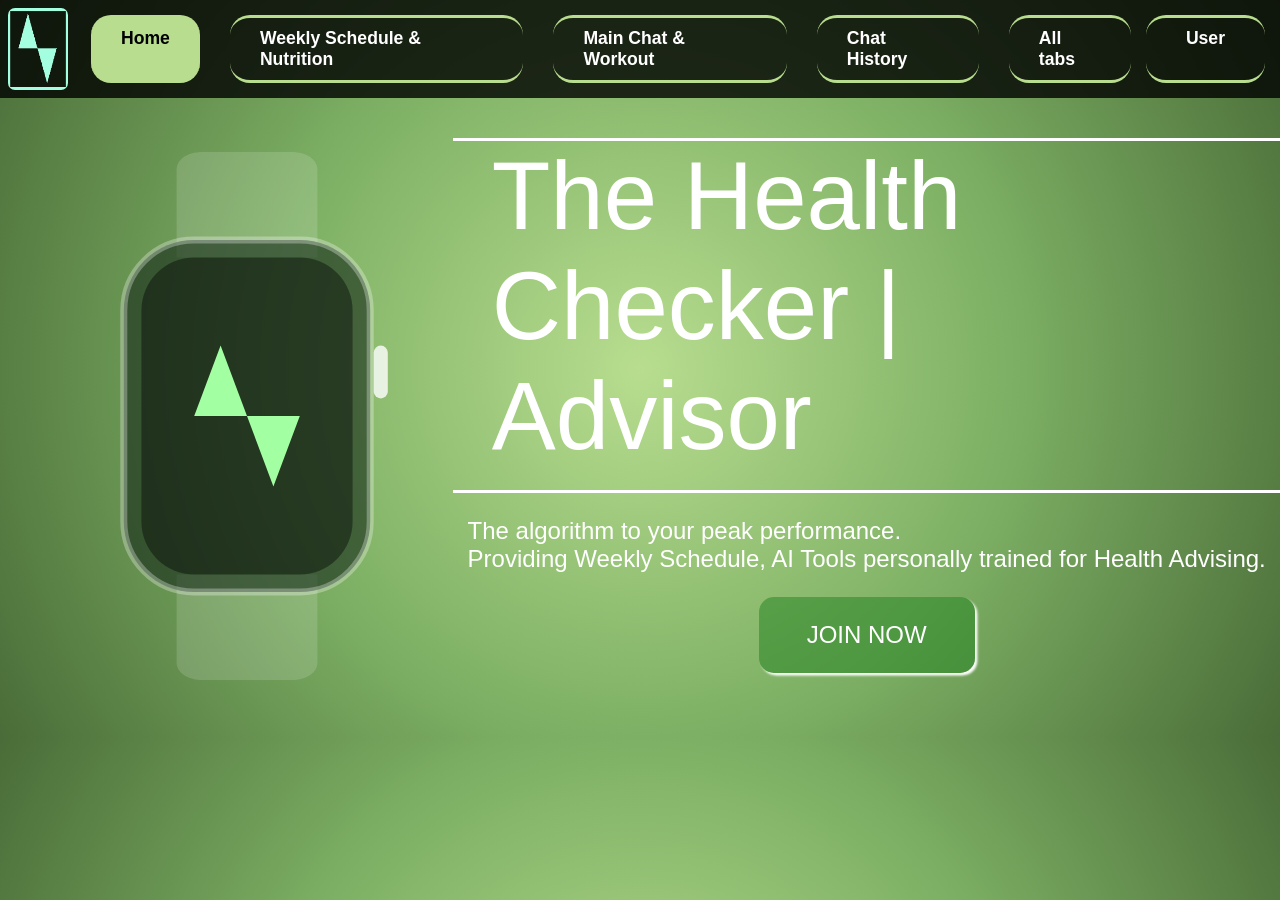
<file: index.html>
<!DOCTYPE html>
<html lang="en">
<head>
    <meta charset="UTF-8">
    <meta http-equiv="refresh" content="0;url=./frontend/home.html">
    <meta name="viewport" content="width=device-width, initial-scale=1.0">
    <title>Redirecting..</title>
</head>
<body>
</body>
</html>
</file>
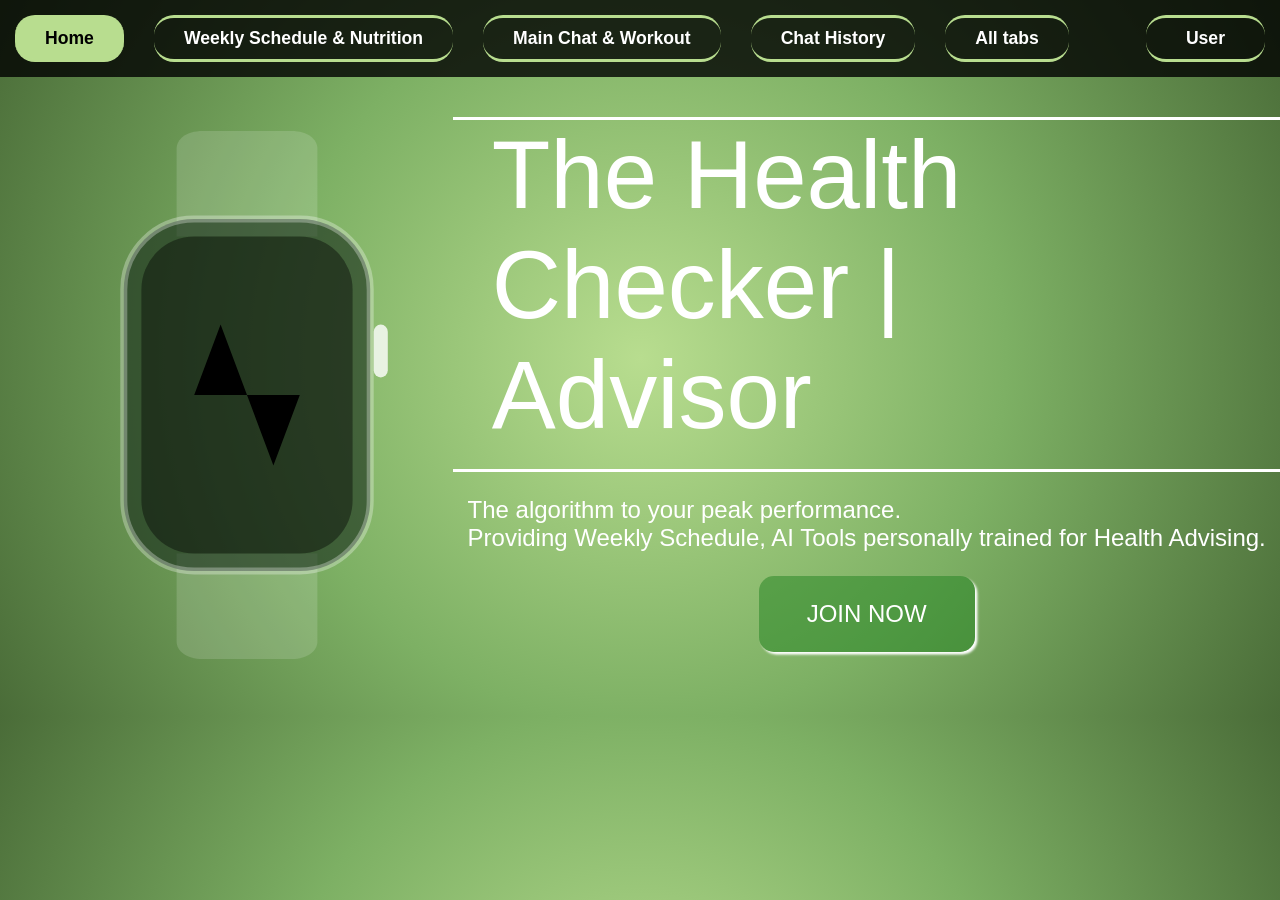
<file: frontend/index.html>
<!DOCTYPE html>
<html lang="en">
<head>
    <meta charset="UTF-8">
    <meta name="viewport" content="width=device-width, initial-scale=1.0">
    <link rel="stylesheet" href="styles/global.css">
    <link rel="stylesheet" href="styles/home.css">
    <title>Home</title>
</head>
<body>
    <div class="nvgbar">
        <a class="active">Home</a>
        <a href="#">Weekly Schedule & Nutrition</a>
        <a href="mcwkout.html">Main Chat & Workout</a>
        <a href="#">Chat History</a>
        <a href="#">All tabs</a>
        <a class="user" href="#">User</a>
    </div>

    <div class="container">
        <div class = tandl>
            <div class="logo">
                <div class="watch-image">
                    <svg viewBox="0 0 200 300" class="smartwatch-svg" xmlns="http://www.w3.org/2000/svg">
                        <path d="M60,60 L60,10 C60,5 65,0 75,0 L125,0 C135,0 140,5 140,10 L140,60 Z" fill="rgba(255,255,255,0.15)"/>
                        <path d="M60,240 L60,290 C60,295 65,300 75,300 L125,300 C135,300 140,295 140,290 L140,240 Z" fill="rgba(255,255,255,0.15)"/>
                        <rect x="30" y="50" width="140" height="200" rx="40" fill="rgba(20, 40, 25, 0.6)" stroke="rgba(255,255,255,0.3)" stroke-width="4"/>
                        <rect x="40" y="60" width="120" height="180" rx="30" fill="rgba(0, 0, 0, 0.4)"/>
                        <path class="glow-path" d="M 50 150 L 70 150 L 85 110 L 115 190 L 130 150 L 150 150"/>
                        <rect x="172" y="110" width="8" height="30" rx="4" fill="rgba(255,255,255,0.8)"/>
                    </svg>
                </div>
            </div>
            <div class="tandc">
                <div class = "ztit">The Health
                    <br>Checker | Advisor</div>
                <div class = "zcap">
                    The algorithm to your peak performance.
                    <br>
                    Providing Weekly Schedule, AI Tools personally trained for Health Advising.
                </div>
                <button class="jbt">JOIN NOW</button>
            </div>
        </div>
    </div>
</body>
</html>
</file>
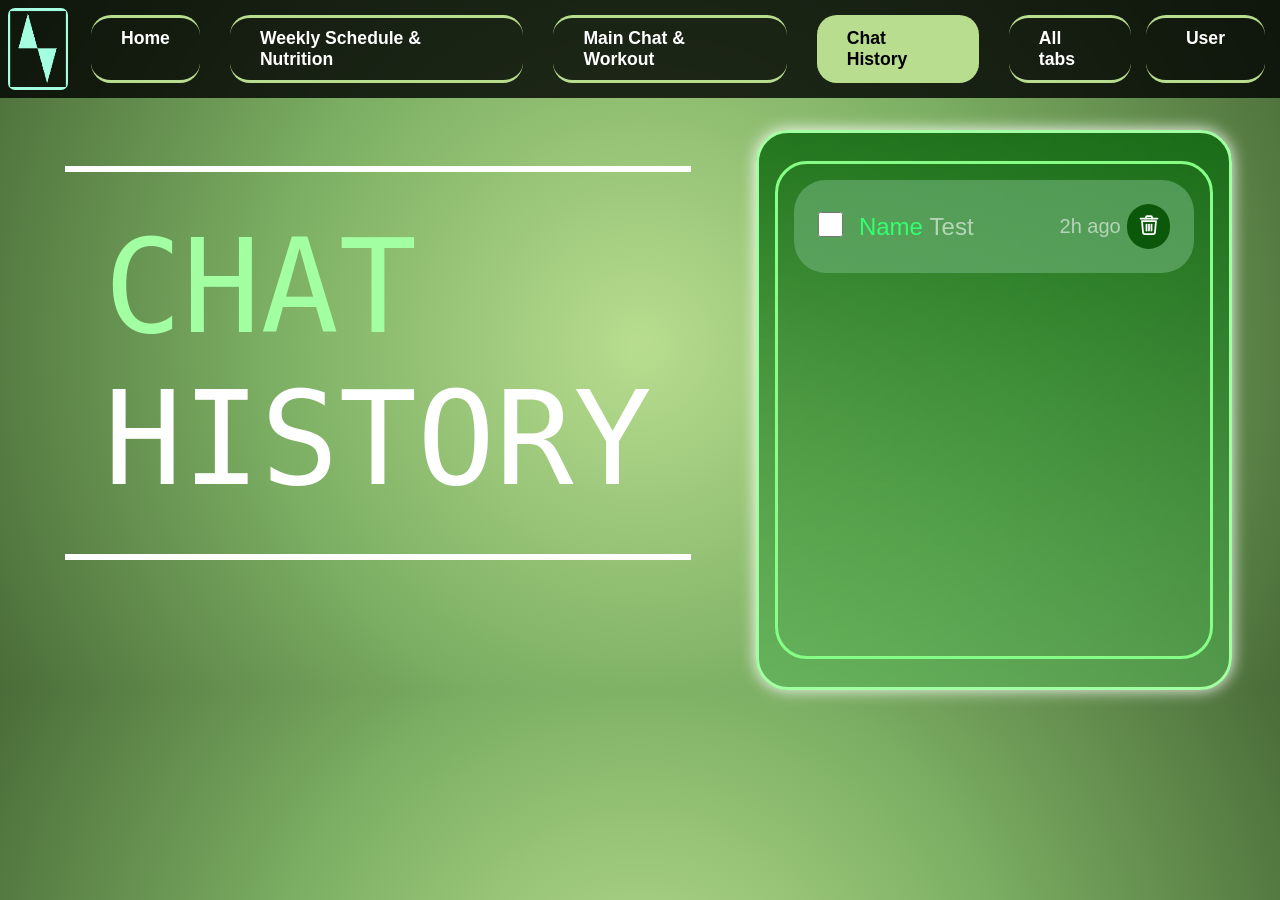
<file: frontend/chathist.html>
<!DOCTYPE html>
<html lang="en">
<head>
    <meta charset="UTF-8">
    <meta name="viewport" content="width=device-width, initial-scale=1.0">
    <link rel="stylesheet" href="styles/global.css">
    <link rel="stylesheet" href="styles/chathist.css">
    <link rel="icon" href="images/icon.ico" type="image/x-icon">
    <title>Home Page</title>
</head>
<body>
    <div class="nvgbar">
        <img src="images/icon.png">
        <a href="home.html">Home</a>
        <a href="#">Weekly Schedule & Nutrition</a>
        <a href="mcwkout.html">Main Chat & Workout</a>
        <a class="active">Chat History</a>
        <a href="#">All tabs</a>
        <a class="user" href="login.html">User</a>
    </div>

    <div class="container">
        <div class="title">
            <p><span style="color: rgb(162, 255, 162);">CHAT</span> HISTORY</p>
        </div>

        <div class="mainHud">
            <div class="holder" id="chhold">
                <div class="child">
                    <div class=cb>
                        <input type="checkbox">
                    </div>
                    <div class="chatname" id="">
                        <span class="ztit">Name</span> <span class = "zdesc">Test</span>
                    </div>
                    <div class = "ops">
                        <span class = "time">2h ago</span> 
                        <button class="trash-btn" aria-label="Delete">
                        <svg class="trash-icon" xmlns="http://www.w3.org/2000/svg" width="24" height="24" viewBox="0 0 24 24" fill="none" stroke="currentColor" stroke-width="1.75" stroke-linecap="round" stroke-linejoin="round">
                            <g class="trash-lid">
                            <path d="M9 5.5V4a1 1 0 0 1 1-1h4a1 1 0 0 1 1 1v1.5" />
                            <path d="M3.5 5.5h17" />
                            </g>
                            <path d="M5 8h14l-1 11a2 2 0 0 1-2 2H8a2 2 0 0 1-2-2L5 8Z" />
                            <path d="M9.5 11.5v6" />
                            <path d="M12 11.5v6" />
                            <path d="M14.5 11.5v6" />
                        </svg>
                        </button>
                    </div>
                    
                </div>
            </div>
        </div>
    </div>
</body>
</html>
</file>
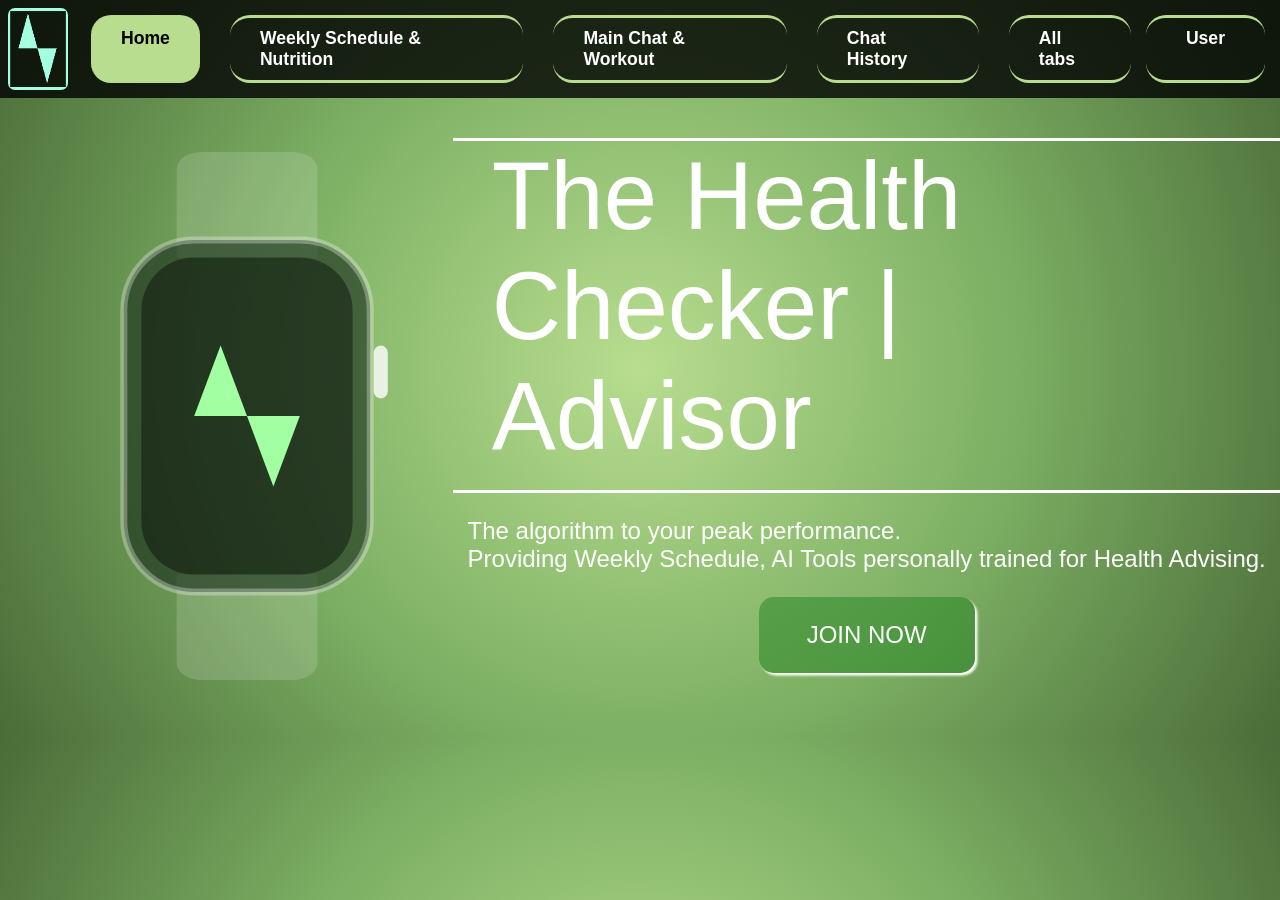
<file: frontend/home.html>
<!DOCTYPE html>
<html lang="en">
<head>
    <meta charset="UTF-8">
    <meta name="viewport" content="width=device-width, initial-scale=1.0">
    <link rel="stylesheet" href="styles/global.css">
    <link rel="stylesheet" href="styles/home.css">
    <link rel="icon" href="images/icon.ico" type="image/x-icon">
    <title>Home Page</title>
</head>
<body>
    <div class="nvgbar">
        <img src="images/icon.png">
        <a class="active">Home</a>
        <a href="#">Weekly Schedule & Nutrition</a>
        <a href="mcwkout.html">Main Chat & Workout</a>
        <a href="chathist.html">Chat History</a>
        <a href="#">All tabs</a>
        <a class="user" href="login.html">User</a>
    </div>

    <div class="container">
        <div class = "tandl">
            <div class="logo">
                <div class="watch-image">
                    <svg viewBox="0 0 200 300" class="smartwatch-svg" xmlns="http://www.w3.org/2000/svg">
                        <path d="M60,60 L60,10 C60,5 65,0 75,0 L125,0 C135,0 140,5 140,10 L140,60 Z" fill="rgba(255,255,255,0.15)"/>
                        <path d="M60,240 L60,290 C60,295 65,300 75,300 L125,300 C135,300 140,295 140,290 L140,240 Z" fill="rgba(255,255,255,0.15)"/>
                        <rect x="30" y="50" width="140" height="200" rx="40" fill="rgba(20, 40, 25, 0.6)" stroke="rgba(255,255,255,0.3)" stroke-width="4"/>
                        <rect x="40" y="60" width="120" height="180" rx="30" fill="rgba(0, 0, 0, 0.4)"/>
                        <path class="glow-path" d="M 50 150 L 70 150 L 85 110 L 115 190 L 130 150 L 150 150" fill="rgb(162, 255, 162)"/>
                        <rect x="172" y="110" width="8" height="30" rx="4" fill="rgba(255,255,255,0.8)"/>
                    </svg>
                </div>
            </div>
            <div class="tandc">
                <div class = "ztit">The Health
                    <br>Checker | Advisor</div>
                <div class = "zcap">
                    The algorithm to your peak performance.
                    <br>
                    Providing Weekly Schedule, AI Tools personally trained for Health Advising.
                </div>
                <button class="jbt">JOIN NOW</button>
            </div>
        </div>
    </div>
</body>
</html>
</file>
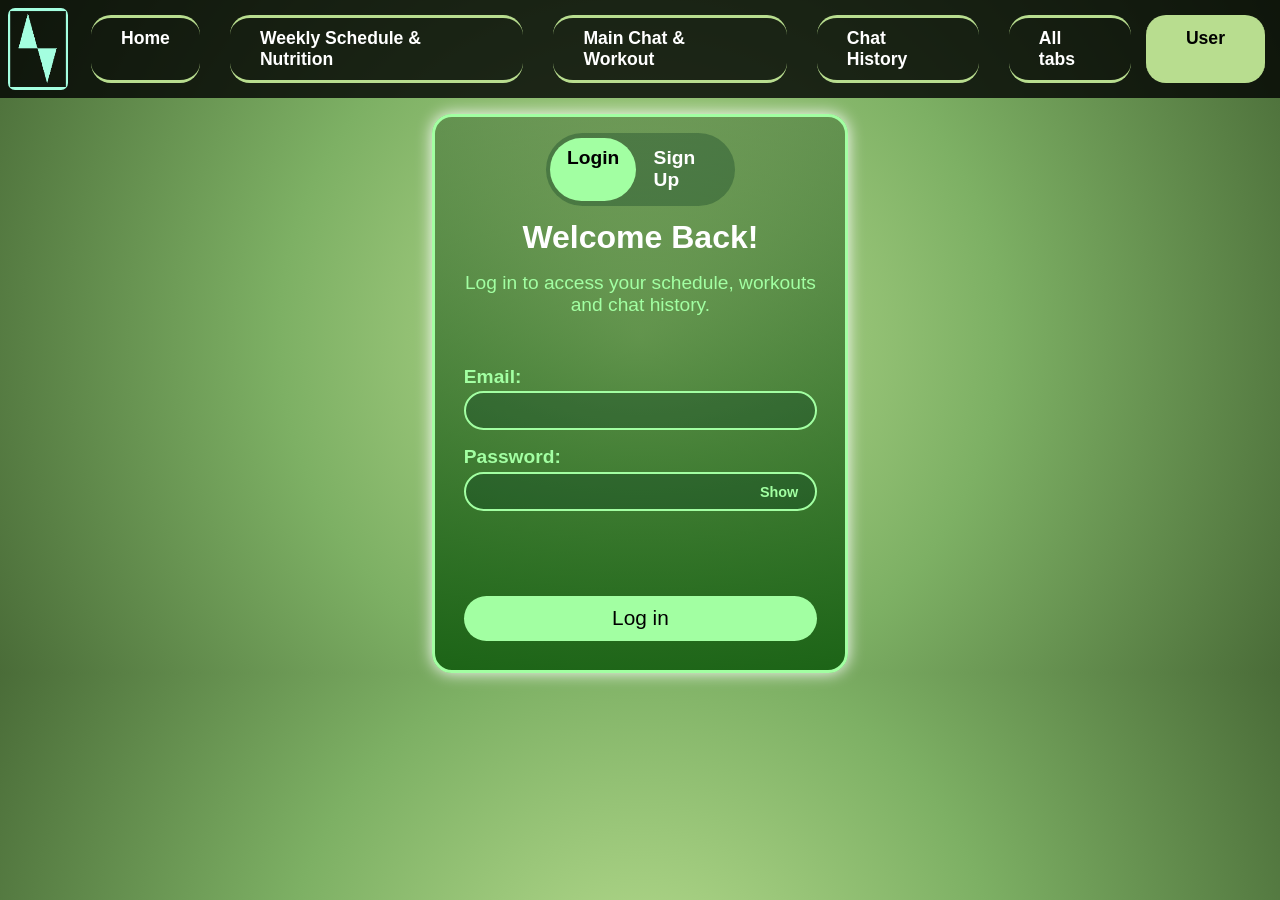
<file: frontend/login.html>
<!DOCTYPE html>
<html lang="en">
<head>
    <meta charset="UTF-8">
    <meta name="viewport" content="width=device-width, initial-scale=1.0">
    <link rel="stylesheet" href="styles/global.css">
    <link rel="stylesheet" href="styles/login.css">
    <link rel="icon" href="images/icon.ico" type="image/x-icon">
    <title>Login - Sign Up</title>
    <script src="scripts/login.js" defer></script>
</head>
<body>
    <div class="nvgbar">
        <img src="images/icon.png">
        <a href="home.html">Home</a>
        <a href="#">Weekly Schedule & Nutrition</a>
        <a href="mcwkout.html">Main Chat & Workout</a>
        <a href="chathist.html">Chat History</a>
        <a href="#">All tabs</a>
        <a class="user active">User</a>
    </div>


    <div class="container">
        <div class = "mainhud">
            <div class="lsswitch">
                <div id = "lg" class = "chosen">Login</div>
                <div id = "su">Sign Up</div>
            </div>
            <div class="viewport">
                <div class = "inhud" id = "logform">
                    <div class = "login" id="mlog">
                        <p class = "t1">Welcome Back!</p>
                        <p class = "t2">Log in to access your schedule, workouts and chat history.</p>
                        <br>
                        <div class="comp user">
                            <p>Email:</p>
                            <input type="email">
                        </div>
                        <div class="comp password">
                            <p>Password:</p>
                            <div class="pass-wrap">
                                <input type="password">
                                <button type="button" class="toggle-pass">Show</button>
                            </div>
                        </div>
                        <button class = "btn" id="login">Log in</button>
                    </div>
                    <div class = "signup" id="msu">
                        <p class = "t1">Greetings!</p>
                        <p class = "t2">Sign up to start planning your schedule, workouts and talk to our AI personally trained for Health Measure!</p>
                        
                        <div class="comp user">
                            <p>Email:</p>
                            <input type="email">
                        </div>

                        <div class="comp password" >
                            <p>Password:</p>
                            <div class="pass-wrap">
                                <input type="password">
                                <button type="button" class="toggle-pass">Show</button>
                            </div>
                        </div>

                        <div class="comp password">
                            <p>Confirm Password:</p>
                            <div class="pass-wrap">
                                <input type="password">
                                <button type="button" class="toggle-pass">Show</button>
                            </div>
                        </div>
                        <button class = "btn" id="signup">Sign Up</button>
                    </div>
                </div>
            </div>
        </div>
    </div>
</body>
</html>
</file>
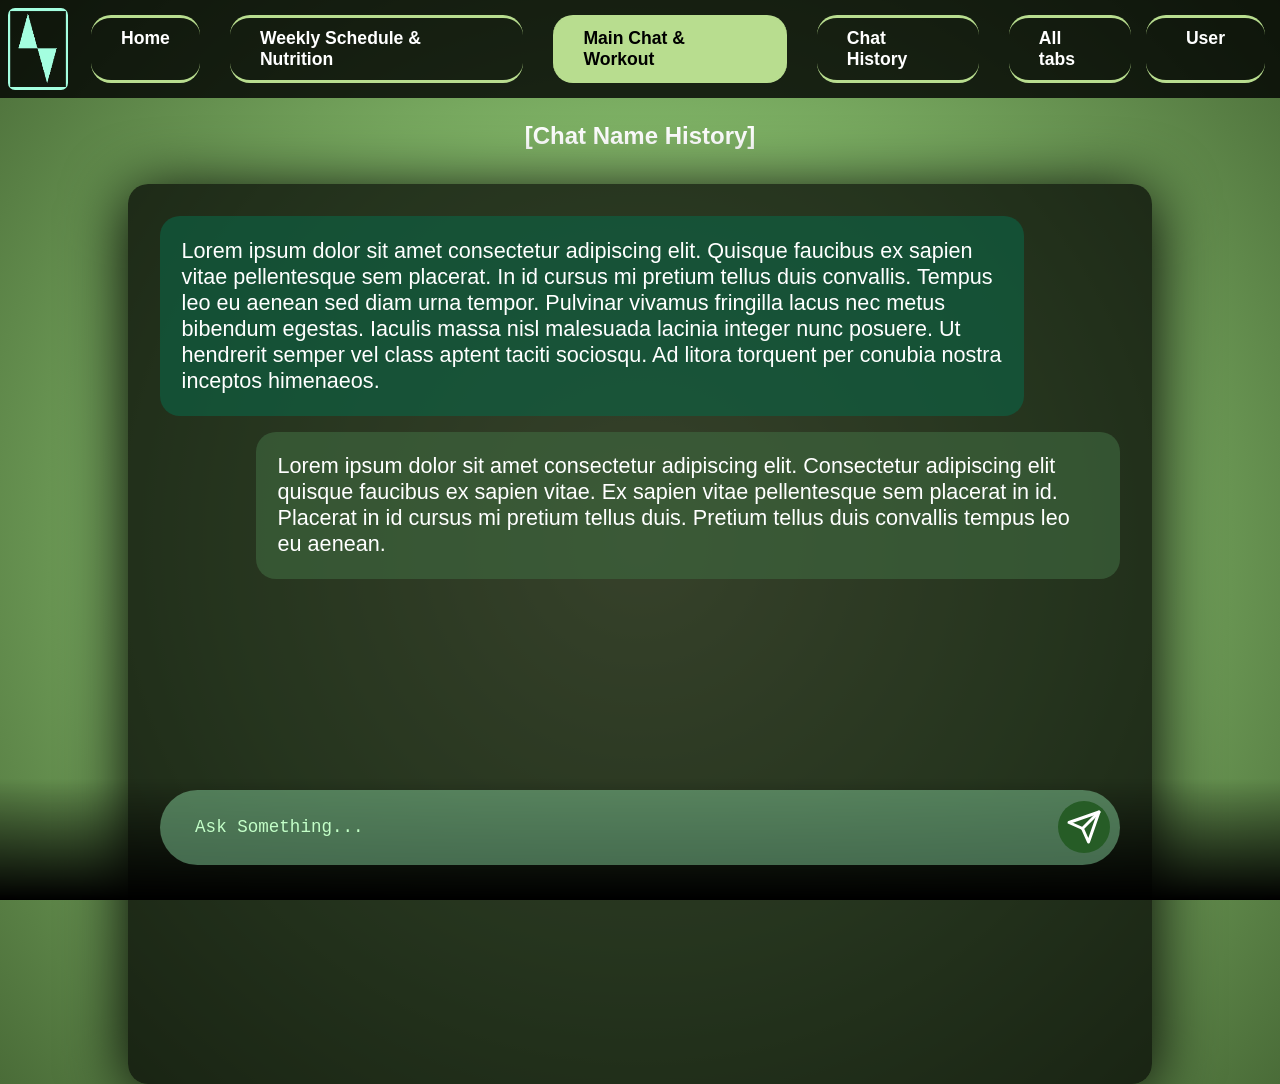
<file: frontend/mcwkout.html>
<!DOCTYPE html>
<html lang="en">
<head>
    <meta charset="UTF-8">
    <meta name="viewport" content="width=device-width, initial-scale=1.0">
    <link rel="stylesheet" href="styles/global.css">
    <link rel="stylesheet" href="styles/mcwkout.css">
    <link rel="icon" href="images/icon.ico" type="image/x-icon">
    <title>Main Chat & Workout</title>
</head>
<body>
    <div class="nvgbar">
        <img src="images/icon.png">
        <a href="home.html">Home</a>
        <a href="#">Weekly Schedule & Nutrition</a>
        <a class="active">Main Chat & Workout</a>
        <a href="chathist.html">Chat History</a>
        <a href="#">All tabs</a>
        <a class="user" href="login.html">User</a>
    </div>

    <div class = "conprompt">
        <div class="chatPrompt">
            <div class="exft">

            </div>
            <div class = "textchat">
                <textarea class="txtpr" placeholder="Ask Something..."></textarea>
                <div class="sentbutton">
                    <svg width="24" height="24" viewBox="0 0 24 24" fill="none" stroke="white" stroke-width="2" stroke-linecap="round" stroke-linejoin="round">
                        <line x1="22" y1="2" x2="11" y2="13"></line>
                        <polygon points="22 2 15 22 11 13 2 9 22 2"></polygon>
                    </svg>
                </div>
            </div>
        </div>
    </div>


    <div class="container">
        <div class="ztit">
            [Chat Name History]
        </div>
        <div class = "main">
            <div class="chatHolder">
                <div class="aians">
                    Lorem ipsum dolor sit amet consectetur adipiscing elit. Quisque faucibus ex sapien vitae pellentesque sem placerat. In id cursus mi pretium tellus duis convallis. Tempus leo eu aenean sed diam urna tempor. Pulvinar vivamus fringilla lacus nec metus bibendum egestas. Iaculis massa nisl malesuada lacinia integer nunc posuere. Ut hendrerit semper vel class aptent taciti sociosqu. Ad litora torquent per conubia nostra inceptos himenaeos.
                </div>

                <div class="uspr">
                    Lorem ipsum dolor sit amet consectetur adipiscing elit. Consectetur adipiscing elit quisque faucibus ex sapien vitae. Ex sapien vitae pellentesque sem placerat in id. Placerat in id cursus mi pretium tellus duis. Pretium tellus duis convallis tempus leo eu aenean.
                </div>  
            </div>
        </div>
    </div>
</body>
</html>
</file>
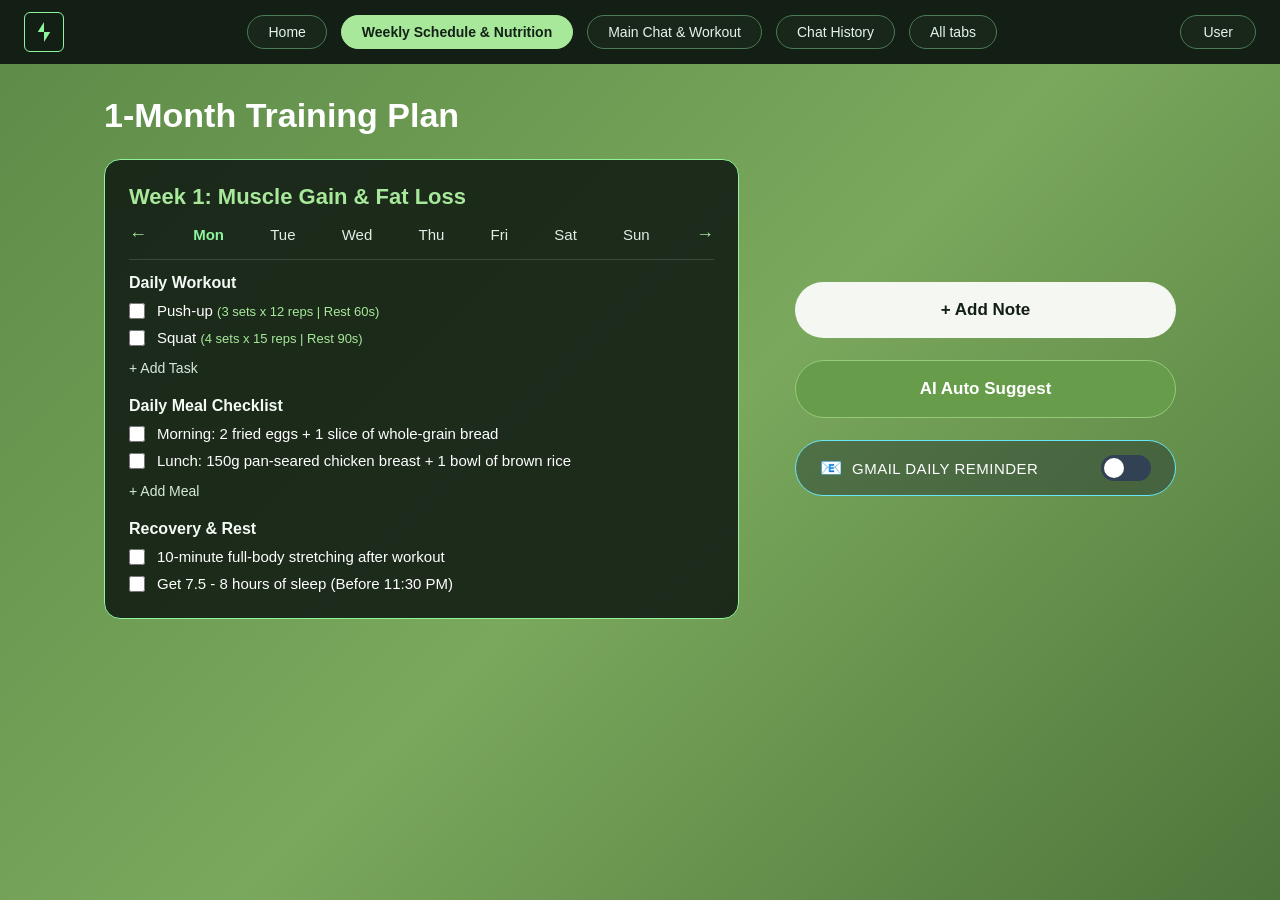
<file: frontend/schedule.html>
<!DOCTYPE html>
<html lang="en">
<head>
  <meta charset="UTF-8">
  <meta name="viewport" content="width=device-width, initial-scale=1.0">
  <title>Weekly Schedule & Nutrition</title>
  <link rel="stylesheet" href="styles/schedule.css">
</head>
<body>
  <!-- Navbar -->
  <header class="navbar">
    <a href="#" class="logo-box" aria-label="Brand Logo">
      <svg class="logo-bolt" viewBox="0 0 36 36" width="28" height="28">
        <polygon points="18,5 10,18 18,18" fill="#8ef59d" />
        <polygon points="18,18 26,18 18,31" fill="#8ef59d" />
      </svg>
    </a>

    <nav class="nav-links">
      <a href="#" class="nav-pill">Home</a>
      <a href="#" class="nav-pill active">Weekly Schedule & Nutrition</a>
      <a href="#" class="nav-pill">Main Chat & Workout</a>
      <a href="#" class="nav-pill">Chat History</a>
      <a href="#" class="nav-pill">All tabs</a>
    </nav>

    <a href="#" class="nav-pill user-pill">User</a>
  </header>

  <!-- Main Content -->
  <main class="container">
    <h1 class="page-title">1-Month Training Plan</h1>

    <div class="content-grid">
      <!-- Left Column: Schedule Card -->
      <section class="schedule-card">
        <div class="week-header">
          <h2>Week 1: Muscle Gain & Fat Loss</h2>
          <div class="day-selector">
            <button class="arrow-btn" type="button">←</button>
            <span class="day active">Mon</span>
            <span class="day">Tue</span>
            <span class="day">Wed</span>
            <span class="day">Thu</span>
            <span class="day">Fri</span>
            <span class="day">Sat</span>
            <span class="day">Sun</span>
            <button class="arrow-btn" type="button">→</button>
          </div>
        </div>

        <div class="card-scroll-area">
          <!-- Workout Section -->
          <div class="checklist-group">
            <h3>Daily Workout</h3>
            <label class="task-item">
              <input type="checkbox">
              <span class="task-text">Push-up <small>(3 sets x 12 reps | Rest 60s)</small></span>
            </label>
            <label class="task-item">
              <input type="checkbox">
              <span class="task-text">Squat <small>(4 sets x 15 reps | Rest 90s)</small></span>
            </label>
            <button class="add-inline-btn" type="button">+ Add Task</button>
          </div>

          <!-- Nutrition Section -->
          <div class="checklist-group">
            <h3>Daily Meal Checklist</h3>
            <label class="task-item">
              <input type="checkbox">
              <span class="task-text">Morning: 2 fried eggs + 1 slice of whole-grain bread</span>
            </label>
            <label class="task-item">
              <input type="checkbox">
              <span class="task-text">Lunch: 150g pan-seared chicken breast + 1 bowl of brown rice</span>
            </label>
            <button class="add-inline-btn" type="button">+ Add Meal</button>
          </div>

          <!-- Recovery & Rest Section -->
          <div class="checklist-group">
            <h3>Recovery & Rest</h3>
            <label class="task-item">
              <input type="checkbox">
              <span class="task-text">10-minute full-body stretching after workout</span>
            </label>
            <label class="task-item">
              <input type="checkbox">
              <span class="task-text">Get 7.5 - 8 hours of sleep (Before 11:30 PM)</span>
            </label>
          </div>
        </div>
      </section>

      <!-- Right Column: Action Buttons -->
      <section class="action-panel">
        <button class="btn btn-light" type="button">+ Add Note</button>
        <button class="btn btn-accent" type="button">AI Auto Suggest</button>
        <div class="reminder-toggle-box">
          <div class="reminder-info">
            <span class="gmail-icon">📧</span>
            <span class="reminder-text">GMAIL DAILY REMINDER</span>
          </div>
        <label class="switch">
          <input type="checkbox" id="reminderSwitch">
          <span class="slider round"></span>
        </label>
        </div>
      </section>
    </div>
  </main>
  <script>
  const reminderSwitch = document.getElementById("reminderSwitch");
  const STORAGE_KEY = "gmailDailyReminderEnabled";

  if (reminderSwitch) {
    const savedState = localStorage.getItem(STORAGE_KEY);
    if (savedState !== null) {
      reminderSwitch.checked = savedState === "true";
    }

    reminderSwitch.addEventListener("change", () => {
      localStorage.setItem(STORAGE_KEY, reminderSwitch.checked);
    });
  }
</script>
</body>
</html>
</file>
<file: frontend/styles/global.css>
html{
    -ms-overflow-style: none;
    scrollbar-width: none;
}

*{
    color: white;
    box-sizing: border-box; 
    margin: 0; 
    padding: 0;
}

button{
    cursor: pointer;
}

input[type="checkbox"]{
    border: none;
    border-radius: 99px;
    height: 25px;
    width: 25px;
}

input[type="email"],input[type="text"] ,input[type="password"]{
    border: none;
    outline: none;
    border-radius: 99px;
    padding: 0.75em;
    width:100%;
    margin-top: 0.5em;
}

body{
    background: radial-gradient(circle at 50% 50%, #b8dd8f 0%, #7db064 50%, #4a6c38 100%);
    font-family: 'Segoe UI', Tahoma, Geneva, Verdana, sans-serif
}

.nvgbar{
    position: sticky;
    top: 0;
    overflow: hidden;
    background: rgba(0, 0, 0, 0.8);
    display: flex;
    width: 100%;
    z-index: 100;
}

.nvgbar a{
    border-radius: 20px;
    background: none;
    color: white;
    padding: 10px 30px;
    margin:15px;
    transition: 0.3s ease;
    font-size: 1.1em;
    text-decoration: none;
    user-select: none;
    border-top: solid #b8dd8f;
    border-bottom: solid #b8dd8f;
    font-weight: bold
}

.nvgbar img{
    padding:0.5em;
    width:4.75em;
    height: auto;
    border-radius: 15px;
}

.nvgbar a:hover {
    box-shadow: 0 0 15px #b8dd8f;
    background: #b8dd8f;
    color: black
}

.active{
    background: #b8dd8f !important;
    color: black !important;
    box-shadow: 0 0 0 #b8dd8f !important;
}


.nvgbar .user {
    margin-left: auto;
    padding: 10px 40px
}

.container{
    opacity: 0;
    animation: init 0.9s ease-in-out forwards;
}

@keyframes init {
    0% {
        opacity: 0; 
        transform:translateY(1.5em) scale(95%);
    }
    100% { 
        opacity: 1; 
        transform:translateY(0) scale(100%);
    }
}
</file>
<file: frontend/styles/home.css>
.tandl{
    display: flex;
    flex-direction: row;
    /*background: antiquewhite;*/
    margin: 40px 0px 40px 40px;
}

.logo{
    flex: 3;
    display: flex;
    align-items: center;
    justify-content: center;
}

.watch-image{
    height: auto;
    max-width: 100%;
    width:22em;
    animation: 3s flanim ease-in-out infinite;
}

@keyframes flanim{
    0%{
        transform: translateY(0);
    }

    50%{
        transform: translateY(-20px);
    }
    100%{
        transform: translateY(0);
    }
}

.tandc{
    flex: 6;
    display: flex;
    /*background: antiquewhite;*/
    flex-direction: column;
    justify-content: center;
    align-items: center;
}

.ztit{
    flex: 10;
    font-size:6em;
    padding:0 0.4em 0.2em 0.4em;
    border-bottom: solid white 0.04em;
    border-top: solid white 0.04em;
}

.zcap{
    margin-top:1em;
    flex: 5;
    font-size:1.5em;
}

.jbt{
    cursor: pointer;
    margin: 1em;
    border-radius: 15px;
    border: none;
    padding: 1em 2em 1em 2em;
    font-size: 1.5em;
    background: rgba(29, 129, 29, 0.486);
    transition: 0.5s ease-in-out;
    box-shadow: 0.1em 0.1em 0.1em #ffffff
}

.jbt:hover{
    background: rgb(144, 250, 123);
    color: black;
    box-shadow: 0.1em 0.1em 0.1em #000000
}
</file>
<file: frontend/styles/chathist.css>
.container{
    display: flex;
    flex-direction: row;
}

.title{
    font-family: monospace;
    flex: 4;
    margin: auto 0.5em 1em 0.5em;
    padding:0.3em;
    font-size: 10em;
    border-bottom: solid 0.05em;
    border-top: solid 0.05em;
}

.mainHud{
    flex: 7;
    width: 60%;
    height: 35em;
    background: linear-gradient(to top ,rgba(86, 179, 86, 0.578) ,rgba(15, 104, 15, 0.847));
    margin: auto 3em auto auto;
    margin-top: 2em;
    border: solid 0.2em rgb(162, 255, 162);
    box-shadow: 0em 0em 1em ;    
    display: flex;
    
    align-items: center;
    justify-content: center;
    border-radius: 2em;
}

.trash-btn{
    background: rgb(11, 88, 11);
    padding:0.7em;
    border: none;
    border-radius: 99px;
    margin-left: 0.5em;
}

.holder{
    overflow: auto;
    margin: 1em;
    width: 95%;
    height: 90%;
    padding: 1em;
    border: solid 0.2em rgb(133, 255, 133);
    display: flex;
    flex-direction: column;

    scrollbar-width: none;
    gap: 1em;
    border-radius: 2em;
}

.holder .child{
    display: flex;
    flex-direction: row;
    padding: 1.5em;
    gap: 1em;
    width: 100%;
    background-color: rgba(108, 177, 117, 0.63);
    border-radius: 2em;
    font-family:'Franklin Gothic Medium', 'Arial Narrow', Arial, sans-serif
}

.holder .chatname{
    font-size: 1.5em;
    font-weight: bold;
    margin: auto 0 auto 0;
    
}
.time{
    color:rgba(255, 255, 255, 0.568)
}

.chatname .ztit{
    font-weight: lighter;
    color:rgb(52, 255, 113)
}

.chatname .zdesc{
    font-weight: lighter;
    color:rgba(255, 255, 255, 0.568)
}

.holder .ops{
    display: flex;
    margin: auto 0 auto auto;
    font-size: 1.25em;
    align-items: center;
    justify-content: center;
}

.holder .cb{
    margin: auto 0 auto 0;
}
</file>
<file: frontend/styles/login.css>
.mainhud{
    display: flex;
    padding: 1em;
    border: solid 0.2em rgb(162, 255, 162);
    box-shadow: 0em 0em 1em ;
    background-image:linear-gradient(to top, rgba(0, 78, 0, 0.765), rgba(14, 56, 14, 0.299));
    flex-direction: column;
    border-radius: 20px;
    margin: 0.5em;
    width: 32.5%;
    margin:auto;
    margin-top: 1em
}

.lsswitch, .inhud{
    padding:0.3em;
    display: flex;
    flex-direction: row;
    gap:0.5em;
}

.lgfade{
    opacity: 0;
}

.inhud{
    width: 200%;
    transition: transform 0.5s ease-in-out;
}

.inhud.show-su {
    transform: translateX(-50%);
}

.pass-wrap {
    position: relative;
    display: flex;
    align-items: center;
    justify-content: center;
    width: 100%;
}

.pass-wrap input {
    width: 100%;
    padding-right: 4.5em; 
    box-sizing: border-box;
}

.toggle-pass {
    position: absolute;
    right: 0.7em;
    background: transparent;
    border: none;
    color: rgb(162, 255, 162);
    font-family: inherit;
    font-size: 0.9em;
    font-weight: bold;
    cursor: pointer;
    padding: 0.25em 0.6em;
    border-radius: 99px;
    user-select: none;
    transition: background 0.15s ease;
    margin: auto;
}

.toggle-pass:hover {
    background: rgba(162, 255, 162, 0.18);
}

.lsswitch{
    background: rgba(6, 50, 30, 0.3);
    border-radius: 99px;
    width: 50%;
    margin: auto;
}

#lg, #su, .login, .signup{
    display: flex;
    flex:5;
    padding:0.5em;
    transition: 0.5s ease-in-out;
}

.cb{
    display: flex;
    flex-direction: row;
    gap: 1em;
}

#lg, #su{
    font-size: 1.2em;
    font-weight: bold;
    flex-direction: row;
    cursor: pointer;
    align-content: center;
    justify-content: center;
    border-radius: 99px;
}

.viewport {
    width: 100%;
    overflow: hidden;
}

.chosen{
    background: rgb(162, 255, 162);
    color: black
}

.login, .signup{
    flex-direction: column;
    gap: 1em;
}

.t1{
    font-size: 2em;
    font-weight: bold;
}

.t2{
    font-size: 1.2em;
    color:rgb(162, 255, 162);
}

.t1, .t2{
    text-align: center;
}

.comp p{
    font-size: 1.2em;
    color:rgb(162, 255, 162);
    font-weight: bold;
    margin-bottom: 0.2em;
}

.comp input{
    margin:0;
    border: solid 2px rgb(162, 255, 162);
    color:rgb(162, 255, 162);
    background: rgba(6, 50, 30, 0.3);
    font-weight: bold;
    text-indent: 1%;
}

.pass-wrap input {
    text-indent: 1%;
    width: 100%;
    margin: 0;
    box-sizing: border-box;
}

.btn{
    font-family:'Gill Sans', 'Gill Sans MT', Calibri, 'Trebuchet MS', sans-serif;
    padding: 0.5em;
    border: none;
    background:rgb(162, 255, 162);
    color: black;
    border-radius: 99px;
    font-size:1.3em;
    margin-top:auto;
    transition: 0.1s ease-in-out;
}

.btn:hover{
    transform: scale(102%);
    background:rgb(79, 126, 79);
    color:rgb(162, 255, 162);
}
</file>
<file: frontend/styles/mcwkout.css>
.main{
    display: flex;
    flex-direction: column;
    height: 100%;
    margin: auto;
    gap: 1em;
    height: 100vh;
    width: 80%;
    margin-top: 2em;
}

.chatHolder{
    flex: 9;
    background: rgb(0,0,0,0.7);
    border-radius: 20px;
    padding: 2em 2em 10em 2em;
    box-shadow: 0em 0.5em 4em black;

    display:flex;
    flex-direction: column;
    gap: 1em;
}

.conprompt {
    background: linear-gradient(to top, black, rgb(0,0,0,0));
    position: fixed;
    bottom: 0em;
    width: 100%;
    z-index: 10;
    display: flex;
    padding: 0 0 1.5em 0;
    justify-content: center;
    align-items: center;
    animation: init2 0.9s ease-in-out forwards;
}

@keyframes init2 {
    0% {
        opacity: 0; 
        transform:translateY(1.5em);
    }
    100% { 
        opacity: 1; 
        transform:translateY(0);
    }
}

.chatPrompt {
    flex: 1;
    padding: 0.2em;
    display: flex;
    width: 85%;
    flex-direction: row;
    align-items: center;
    justify-content: center;
}

.textchat{
    flex: 9;
    background-color: rgba(152, 236, 177, 0.425);
    margin: 0.5em;
    border-radius: 99px;
    overflow: hidden;
    align-items: center;
    max-width: 60em;
    display: flex;
    flex-direction: row;
    gap:1em
}

.sentbutton{
    background: rgb(38, 92, 38);
    padding:0.5em;
    border-radius: 99px;
    cursor: pointer;
    display: flex;
    align-items: center;
    justify-content: center;
    height: auto;
    transition: 0.2s ease-in-out;
}

.sentbutton svg {
    width:2.25em;
    height: 2.25em;
}

.sentbutton:hover{
    transform: scale(105%);
    box-shadow: 0em 0em 1em white;
}

.txtpr{  
    font-size:1.35em;
    width: 90%;
    background:none;
    border: none;
    outline: none;
    resize: none;

    max-height: 10em;
    overflow: auto;
    align-items: center;
    
    display: block;
    padding: 1em;
    margin-left:1em;
    align-content: center
}

.txtpr::placeholder{
    color:rgb(195, 255, 200)
}

.ztit{
    display: flex;
    padding: 1em 1em 0.1em 1em;
    justify-content: center;
    align-items: center;
    font-size: 1.5em;
    font-weight: bold;
}

.aians{
    font-size: 1.35em;
    padding: 1em 1em 1em 1em;
    background: rgba(14, 96, 66, 0.676);
    border-radius: 20px;
    max-width: 40em;
    margin-right:auto
}

.uspr{
    font-size: 1.35em;
    padding: 1em 1em 1em 1em;
    background: rgba(62, 101, 62, 0.676);
    border-radius: 20px;
    max-width: 40em;
    margin-left:auto
}
</file>
<file: frontend/styles/schedule.css>
* {
  box-sizing: border-box;
  margin: 0;
  padding: 0;
  font-family: 'Segoe UI', Tahoma, Geneva, Verdana, sans-serif;
}

body {
  background: linear-gradient(135deg, #5d8a47 0%, #7aa85c 52%, #4e753b 100%);
  color: #ffffff;
  min-height: 100vh;
}

/* Navbar */
.navbar {
  display: flex;
  justify-content: space-between;
  align-items: center;
  gap: 16px;
  padding: 12px 24px;
  background-color: #131f15;
}

.logo-box {
  display: inline-flex;
  align-items: center;
  justify-content: center;
  width: 40px;
  height: 40px;
  border: 1.5px solid #8ef59d;
  border-radius: 6px;
  text-decoration: none;
  flex-shrink: 0;
}

.nav-links {
  display: flex;
  flex-wrap: wrap;
  justify-content: center;
  gap: 14px;
}

.nav-pill {
  display: inline-block;
  color: #e6f4ea;
  text-decoration: none;
  font-size: 14px;
  font-weight: 500;
  padding: 8px 20px;
  border-radius: 999px;
  border: 1px solid #4c7a52;
  background-color: #18271a;
  transition: background-color 0.15s ease, color 0.15s ease, border-color 0.15s ease;
}

.nav-pill:hover {
  border-color: #8ef59d;
  color: #ffffff;
}

.nav-pill.active {
  background-color: #a7e89b;
  color: #132216;
  border-color: #a7e89b;
  font-weight: 700;
}

.user-pill {
  padding: 8px 22px;
  flex-shrink: 0;
}

/* Main Layout */
.container {
  max-width: 1120px;
  margin: 32px auto;
  padding: 0 24px;
}

.page-title {
  font-size: 34px;
  font-weight: 600;
  margin-bottom: 24px;
  color: #ffffff;
}

.content-grid {
  display: grid;
  grid-template-columns: 1.25fr 0.75fr;
  gap: 56px;
  align-items: center;
}

/* Left Column: Schedule Card */
.schedule-card {
  background-color: rgba(19, 31, 21, 0.9);
  border: 1.5px solid #8ef59d;
  border-radius: 16px;
  padding: 24px;
  height: 460px;
  display: flex;
  flex-direction: column;
}

.week-header h2 {
  color: #a7e89b;
  font-size: 22px;
  margin-bottom: 14px;
}

.day-selector {
  display: flex;
  justify-content: space-between;
  align-items: center;
  padding-bottom: 14px;
  border-bottom: 1px solid rgba(255, 255, 255, 0.14);
}

.day {
  cursor: pointer;
  font-size: 15px;
  color: #e2ede4;
}

.day.active {
  color: #8ef59d;
  font-weight: 700;
}

.arrow-btn {
  background: none;
  border: none;
  color: #a7e89b;
  font-size: 18px;
  cursor: pointer;
}

/* Scrollable Checklist Area */
.card-scroll-area {
  overflow-y: auto;
  padding-right: 10px;
  margin-top: 14px;
}

.card-scroll-area::-webkit-scrollbar {
  width: 5px;
}

.card-scroll-area::-webkit-scrollbar-thumb {
  background: #8ef59d;
  border-radius: 10px;
}

.checklist-group {
  margin-bottom: 20px;
}

.checklist-group h3 {
  font-size: 16px;
  margin-bottom: 10px;
  color: #f4fbf5;
}

.task-item {
  display: flex;
  align-items: center;
  gap: 12px;
  margin-bottom: 10px;
  cursor: pointer;
  font-size: 15px;
}

.task-item input[type="checkbox"] {
  width: 16px;
  height: 16px;
  accent-color: #8ef59d;
  cursor: pointer;
}

.task-item input:checked + .task-text {
  text-decoration: line-through;
  color: #96ab99;
}

.task-text small {
  color: #a7e89b;
  font-size: 13px;
}

.add-inline-btn {
  background: none;
  border: none;
  color: #d8eadb;
  font-size: 14px;
  cursor: pointer;
  margin-top: 4px;
}

.add-inline-btn:hover {
  color: #8ef59d;
}

/* Right Column: Action Buttons */
.action-panel {
  display: flex;
  flex-direction: column;
  gap: 22px;
}

.btn {
  padding: 18px 24px;
  border-radius: 999px;
  font-size: 17px;
  cursor: pointer;
  border: none;
  transition: transform 0.15s ease, background-color 0.15s ease;
}

.btn:hover {
  transform: translateY(-2px);
}

.btn-light {
  background-color: #f4f7f2;
  color: #131f15;
  font-weight: 600;
}

.btn-accent {
  background-color: #679c4b;
  color: #ffffff;
  border: 1px solid #96c979;
  font-weight: 600;
}

.btn-outline {
  background-color: rgba(19, 31, 21, 0.35);
  border: 1.5px solid #131f15;
  color: #ffffff;
  font-size: 15px;
  font-weight: 500;
}

.reminder-toggle-box {
  display: flex;
  justify-content: space-between;
  align-items: center;
  background-color: rgba(24, 36, 43, 0.4);
  border: 1.5px solid #67e8f9;
  border-radius: 999px;
  padding: 14px 24px;
  transition: all 0.3s ease;
}

.reminder-info {
  display: flex;
  align-items: center;
  gap: 10px;
}

.gmail-icon {
  font-size: 18px;
}

.reminder-text {
  color: #ffffff;
  font-size: 15px;
  font-weight: 500;
  letter-spacing: 0.5px;
}

/* Style for Toggle Switch */
.switch {
  position: relative;
  display: inline-block;
  width: 50px;
  height: 26px;
  flex-shrink: 0;
}

.switch input {
  opacity: 0;
  width: 0;
  height: 0;
}

.slider {
  position: absolute;
  cursor: pointer;
  top: 0; left: 0; right: 0; bottom: 0;
  background-color: #334155;
  transition: 0.3s;
  border-radius: 26px;
}

.slider:before {
  position: absolute;
  content: "";
  height: 20px;
  width: 20px;
  left: 3px;
  bottom: 3px;
  background-color: white;
  transition: 0.3s;
  border-radius: 50%;
}

/* When the switch is turned on (checked) */
input:checked + .slider {
  background-color: #67e8f9;
}

input:checked + .slider:before {
  transform: translateX(24px);
  background-color: #18242b;
}

/* Effect when hovering on reminder cluster */
.reminder-toggle-box:hover {
  background-color: rgba(24, 36, 43, 0.7);
  transform: translateY(-2px);
}
</file>
